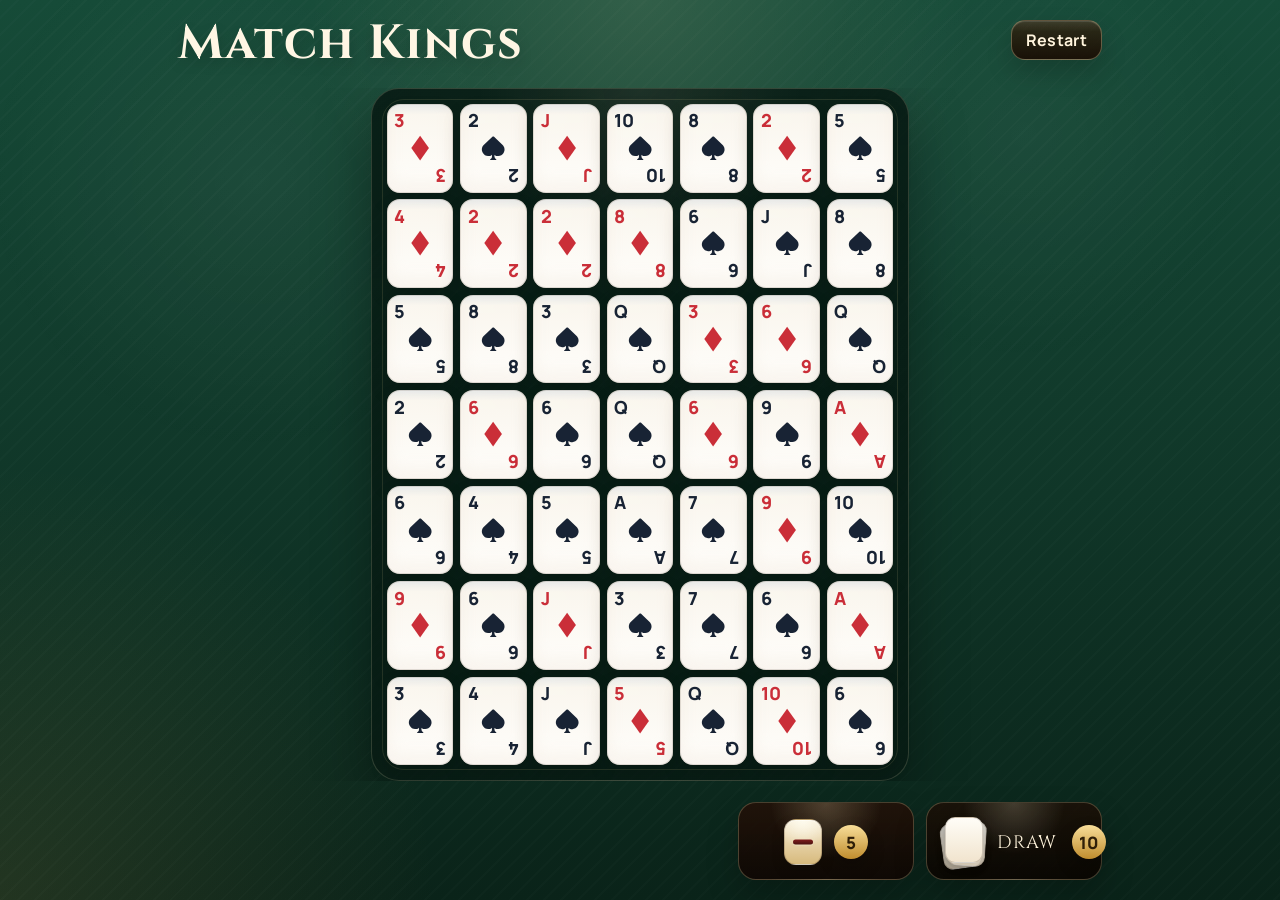
<file: index.html>
<!doctype html>
<html lang="en">
  <head>
    <meta charset="UTF-8" />
    <meta name="viewport" content="width=device-width, initial-scale=1, viewport-fit=cover" />
    <title>Match Kings</title>
    <link rel="stylesheet" href="styles.css" />
  </head>
  <body>
    <main class="app">
      <header class="hero">
        <div class="hero__copy">
          <h1 class="hero__title">Match Kings</h1>
        </div>

        <div class="hero__controls">
          <button class="chrome-button" id="restartButton" type="button">
            Restart
          </button>
        </div>
      </header>

      <section class="tableau" aria-label="Game table">
        <div class="tableau__frame">
          <section class="board" id="board" aria-label="Match Kings board"></section>
        </div>
      </section>

      <footer class="control-bar">
        <div class="control-bar__actions">
          <button
            class="draw-button draw-button--subtract"
            id="subtractButton"
            type="button"
            aria-label="Arm Subtract power-up"
            aria-pressed="false"
          >
            <span class="subtract-button__icon" aria-hidden="true">
              <span></span>
            </span>
            <span class="draw-button__count" id="subtractCount">5</span>
          </button>

          <button class="draw-button" id="drawButton" type="button" aria-label="Draw from pile">
            <span class="draw-button__stack" aria-hidden="true">
              <span></span>
              <span></span>
              <span></span>
            </span>
            <span class="draw-button__text">Draw</span>
            <span class="draw-button__count" id="drawCount">10</span>
          </button>
        </div>
      </footer>
    </main>

    <div class="endgame" id="endgameOverlay" hidden>
      <div class="endgame__scrim" aria-hidden="true"></div>
      <section
        class="endgame__panel"
        role="dialog"
        aria-modal="true"
        aria-labelledby="endgameTitle"
      >
        <p class="endgame__eyebrow" id="endgameEyebrow">Victory</p>
        <h2 class="endgame__title" id="endgameTitle">Board Cleared</h2>
        <p class="endgame__body" id="endgameBody">You cleared the table.</p>
        <button class="chrome-button chrome-button--primary" id="endgameActionButton" type="button">
          Play Again
        </button>
      </section>
    </div>

    <script src="app.js"></script>
  </body>
</html>
</file>
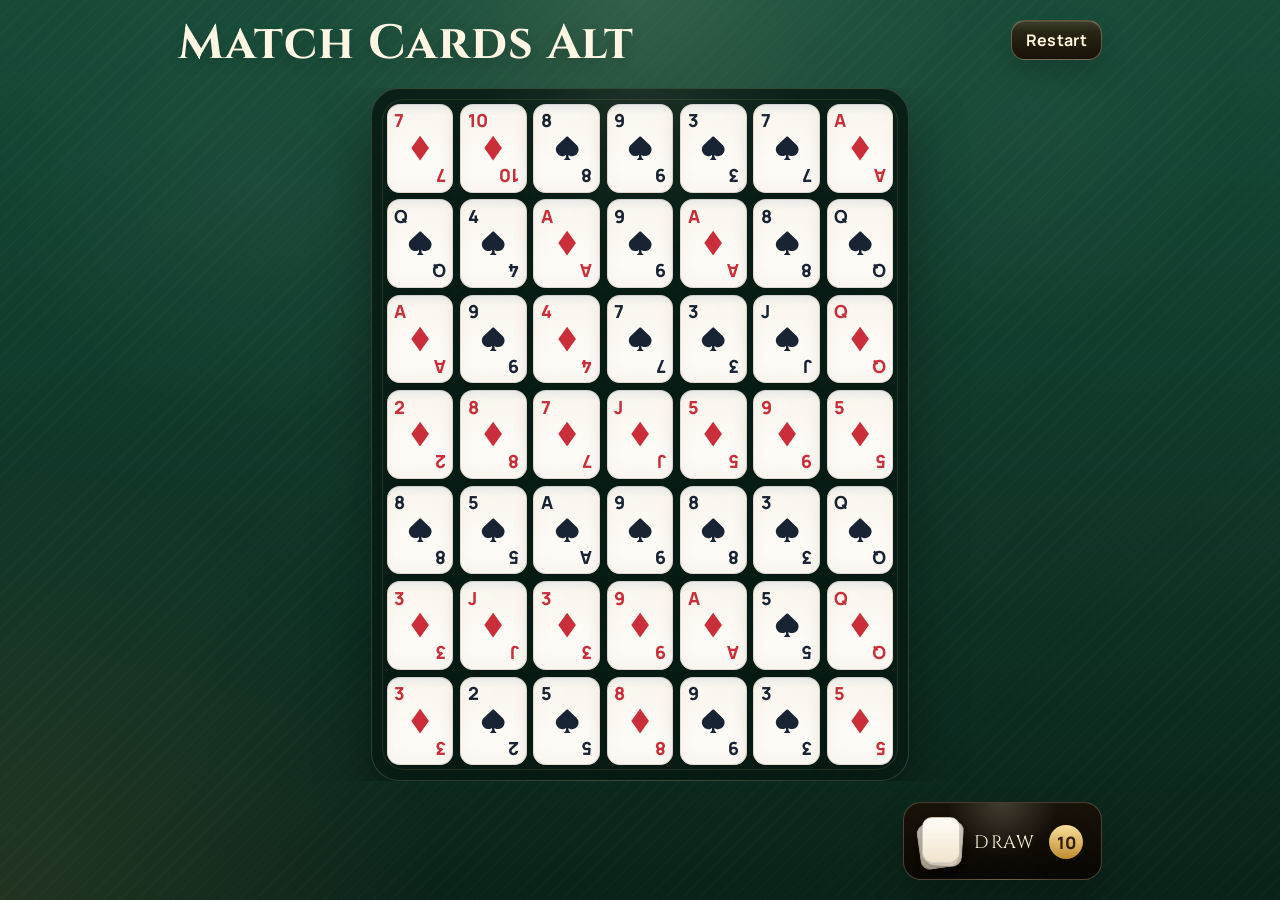
<file: docs/index.html>
<!doctype html>
<html lang="en">
  <head>
    <meta charset="UTF-8" />
    <meta name="viewport" content="width=device-width, initial-scale=1, viewport-fit=cover" />
    <title>Match Cards Alt</title>
    <link rel="stylesheet" href="styles.css" />
  </head>
  <body>
    <main class="app">
      <header class="hero">
        <div class="hero__copy">
          <h1 class="hero__title">Match Cards Alt</h1>
        </div>

        <div class="hero__controls">
          <button class="chrome-button" id="restartButton" type="button">
            Restart
          </button>
        </div>
      </header>

      <section class="tableau" aria-label="Game table">
        <div class="tableau__frame">
          <section class="board" id="board" aria-label="Match Cards Alt board"></section>
        </div>
      </section>

      <footer class="control-bar">
        <button class="draw-button" id="drawButton" type="button" aria-label="Draw from pile">
          <span class="draw-button__stack" aria-hidden="true">
            <span></span>
            <span></span>
            <span></span>
          </span>
          <span class="draw-button__text">Draw</span>
          <span class="draw-button__count" id="drawCount">10</span>
        </button>
      </footer>
    </main>

    <div class="endgame" id="endgameOverlay" hidden>
      <div class="endgame__scrim" aria-hidden="true"></div>
      <section
        class="endgame__panel"
        role="dialog"
        aria-modal="true"
        aria-labelledby="endgameTitle"
      >
        <p class="endgame__eyebrow" id="endgameEyebrow">Victory</p>
        <h2 class="endgame__title" id="endgameTitle">Board Cleared</h2>
        <p class="endgame__body" id="endgameBody">You cleared the table.</p>
        <button class="chrome-button chrome-button--primary" id="endgameActionButton" type="button">
          Play Again
        </button>
      </section>
    </div>

    <script src="app.js"></script>
  </body>
</html>
</file>
<file: styles.css>
@import url("https://fonts.googleapis.com/css2?family=Cinzel:wght@500;700&family=Manrope:wght@500;700;800&display=swap");

:root {
  --felt-deep: #0f3d2d;
  --felt-mid: #16563e;
  --felt-glow: #2d8b62;
  --ink: #11202d;
  --ink-soft: #314354;
  --paper: #fbf7f0;
  --paper-shadow: #e4d7c4;
  --gold: #dcb257;
  --gold-bright: #f4d98f;
  --gold-shadow: rgba(92, 59, 7, 0.35);
  --crimson: #b1303a;
  --black-suit: #182334;
  --red-suit: #ca2e38;
  --slot-border: rgba(236, 217, 176, 0.18);
  --slot-fill: rgba(11, 29, 21, 0.2);
  --panel-fill: rgba(7, 18, 13, 0.38);
  --panel-border: rgba(237, 212, 154, 0.2);
  --shadow-soft: 0 16px 42px rgba(0, 0, 0, 0.24);
  --shadow-strong: 0 22px 56px rgba(0, 0, 0, 0.34);
  --board-gap: clamp(4px, 0.75vmin, 8px);
  --frame-pad: clamp(10px, 1.6vmin, 16px);
  --app-pad-x: clamp(14px, 4vw, 28px);
  --app-pad-y: clamp(10px, 2.2dvh, 20px);
  --chrome-reserve: clamp(180px, 28dvh, 250px);
}

* {
  box-sizing: border-box;
}

html,
body {
  margin: 0;
  min-height: 100%;
}

body {
  min-height: 100vh;
  min-height: 100dvh;
  font-family: "Manrope", system-ui, sans-serif;
  color: #f9f0dd;
  background:
    radial-gradient(circle at top, rgba(255, 240, 194, 0.12), transparent 30%),
    radial-gradient(circle at bottom left, rgba(212, 178, 87, 0.12), transparent 28%),
    linear-gradient(180deg, #164b38 0%, #103628 55%, #0a2319 100%);
  overflow: hidden;
  overscroll-behavior: none;
}

body::before {
  content: "";
  position: fixed;
  inset: 0;
  background:
    radial-gradient(circle at 20% 20%, rgba(255, 255, 255, 0.04), transparent 22%),
    radial-gradient(circle at 80% 15%, rgba(255, 255, 255, 0.035), transparent 18%),
    repeating-linear-gradient(
      135deg,
      rgba(255, 255, 255, 0.015) 0,
      rgba(255, 255, 255, 0.015) 2px,
      transparent 2px,
      transparent 12px
    );
  pointer-events: none;
}

button {
  font: inherit;
}

.app {
  position: relative;
  z-index: 1;
  width: min(980px, 100%);
  margin-inline: auto;
  height: 100vh;
  height: 100dvh;
  display: grid;
  grid-template-rows: auto 1fr auto;
  gap: clamp(14px, 2.4dvh, 24px);
  padding:
    calc(var(--app-pad-y) + env(safe-area-inset-top))
    calc(var(--app-pad-x) + env(safe-area-inset-right))
    calc(var(--app-pad-y) + env(safe-area-inset-bottom))
    calc(var(--app-pad-x) + env(safe-area-inset-left));
}

.hero {
  display: grid;
  grid-template-columns: 1fr auto;
  gap: 16px;
  align-items: start;
}

.hero__copy {
  min-width: 0;
}

.endgame__eyebrow {
  display: block;
  font-family: "Cinzel", Georgia, serif;
  font-size: 11px;
  letter-spacing: 0.18em;
  text-transform: uppercase;
  color: rgba(249, 240, 221, 0.78);
}

.hero__title {
  margin: 0;
  font-family: "Cinzel", Georgia, serif;
  font-size: clamp(32px, 8vw, 48px);
  line-height: 0.98;
  letter-spacing: 0.02em;
  color: #fff6e4;
  text-shadow: 0 6px 14px rgba(0, 0, 0, 0.18);
}

.hero__controls {
  display: flex;
  align-items: center;
  gap: 8px;
  justify-content: flex-end;
}

.chrome-button {
  min-height: 40px;
  padding: 0 14px;
  border-radius: 14px;
  border: 1px solid rgba(238, 216, 166, 0.34);
  background:
    linear-gradient(180deg, rgba(255, 255, 255, 0.08), transparent 28%),
    linear-gradient(180deg, rgba(59, 28, 7, 0.62), rgba(25, 12, 3, 0.92));
  color: #fff4dc;
  font-weight: 700;
  letter-spacing: 0.02em;
  cursor: pointer;
  box-shadow: inset 0 1px 0 rgba(255, 255, 255, 0.1), 0 12px 26px rgba(0, 0, 0, 0.18);
  transition: transform 140ms ease, box-shadow 140ms ease, filter 140ms ease;
}

.chrome-button:hover,
.draw-button:hover {
  transform: translateY(-1px);
  box-shadow: 0 14px 28px rgba(0, 0, 0, 0.24);
}

.chrome-button:active,
.draw-button:active {
  transform: translateY(1px);
}

.chrome-button:disabled,
.draw-button:disabled {
  cursor: default;
  opacity: 0.62;
  filter: saturate(0.8);
  transform: none;
  box-shadow:
    inset 0 1px 0 rgba(255, 255, 255, 0.08),
    0 8px 18px rgba(0, 0, 0, 0.14);
}

.chrome-button--primary {
  background:
    linear-gradient(180deg, rgba(255, 250, 219, 0.25), transparent 32%),
    linear-gradient(180deg, #80561d, #4a2f0a);
}

.tableau {
  min-height: 0;
  display: flex;
  align-items: center;
  justify-content: center;
  overflow: hidden;
}

.tableau__frame {
  width: min(100%, 101.43vw, 684px, calc((100dvh - var(--chrome-reserve)) * 0.8269));
  max-height: 100%;
  aspect-ratio: 3 / 4;
  padding: var(--frame-pad);
  border-radius: 28px;
  border: 1px solid rgba(255, 239, 199, 0.16);
  background:
    radial-gradient(circle at top, rgba(255, 244, 210, 0.08), transparent 22%),
    linear-gradient(180deg, rgba(8, 27, 20, 0.9), rgba(8, 26, 19, 0.78));
  box-shadow: var(--shadow-strong);
  position: relative;
}

.tableau__frame::before {
  content: "";
  position: absolute;
  inset: 10px;
  border-radius: 22px;
  border: 1px solid rgba(245, 217, 152, 0.12);
  pointer-events: none;
}

.board {
  width: 100%;
  height: 100%;
  display: grid;
  grid-template-columns: repeat(7, 1fr);
  grid-template-rows: repeat(7, 1fr);
  gap: var(--board-gap);
  touch-action: none;
}

.board__cell {
  position: relative;
  min-width: 0;
  min-height: 0;
}

.board-slot {
  position: absolute;
  inset: 0;
  width: 100%;
  height: 100%;
  border-radius: clamp(10px, 1.4vmin, 14px);
  border: 1px solid var(--slot-border);
  background:
    radial-gradient(circle at 30% 20%, rgba(255, 255, 255, 0.1), transparent 42%),
    linear-gradient(180deg, rgba(9, 28, 20, 0.32), rgba(4, 16, 11, 0.1));
  box-shadow: inset 0 1px 0 rgba(255, 255, 255, 0.04);
}

.board__cell--empty .board-slot {
  opacity: 0.32;
  background:
    radial-gradient(circle at center, rgba(255, 249, 224, 0.06), transparent 58%),
    linear-gradient(180deg, rgba(8, 24, 17, 0.12), rgba(2, 10, 7, 0.18));
}

.playing-card {
  width: 100%;
  height: 100%;
  border: none;
  border-radius: clamp(10px, 1.45vmin, 14px);
  padding: clamp(4px, 0.9vmin, 9px);
  background:
    linear-gradient(180deg, rgba(255, 255, 255, 0.9), rgba(255, 251, 243, 0.98) 12%, #fffefb 100%);
  box-shadow:
    inset 0 0 0 1px rgba(33, 20, 7, 0.12),
    inset 0 -10px 16px rgba(228, 215, 196, 0.24),
    0 10px 20px rgba(0, 0, 0, 0.14);
  color: var(--black-suit);
  position: relative;
  display: flex;
  align-items: center;
  justify-content: center;
  transform-style: preserve-3d;
}

.board-card {
  position: absolute;
  inset: 0;
  cursor: pointer;
  transition: transform 160ms ease, box-shadow 160ms ease, filter 160ms ease;
  touch-action: none;
}

.playing-card--red {
  color: var(--red-suit);
}

.playing-card--black {
  color: var(--black-suit);
}

.playing-card--king {
  box-shadow:
    inset 0 0 0 1px rgba(133, 97, 16, 0.28),
    inset 0 0 0 3px rgba(233, 205, 122, 0.36),
    0 10px 20px rgba(0, 0, 0, 0.16),
    0 0 26px rgba(226, 194, 96, 0.18);
}

.board-card--selected {
  transform: translateY(-2px);
  box-shadow:
    inset 0 0 0 1px rgba(133, 97, 16, 0.3),
    inset 0 0 0 3px rgba(240, 217, 151, 0.55),
    0 14px 24px rgba(0, 0, 0, 0.2),
    0 0 0 3px rgba(248, 224, 166, 0.24);
}

.board-card--invalid {
  animation: invalid-shake 360ms ease;
  box-shadow:
    inset 0 0 0 1px rgba(149, 16, 32, 0.34),
    inset 0 0 0 3px rgba(229, 78, 99, 0.46),
    0 14px 26px rgba(0, 0, 0, 0.18);
}

.board-card--ghost {
  opacity: 0;
}

.board-card--dragging {
  transition: none;
  cursor: grabbing;
  pointer-events: none;
  z-index: 14;
  box-shadow:
    inset 0 0 0 1px rgba(133, 97, 16, 0.28),
    0 24px 34px rgba(0, 0, 0, 0.24),
    0 0 0 3px rgba(244, 217, 143, 0.22);
}

.card-face__corner {
  position: absolute;
  display: inline-flex;
  flex-direction: column;
  align-items: center;
  gap: 2px;
  line-height: 1;
}

.card-face__corner--top {
  top: clamp(5px, 0.85vmin, 8px);
  left: clamp(5px, 0.85vmin, 8px);
}

.card-face__corner--bottom {
  right: clamp(5px, 0.85vmin, 8px);
  bottom: clamp(5px, 0.85vmin, 8px);
  transform: rotate(180deg);
}

.card-face__rank {
  font-size: clamp(12px, 2.1vmin, 18px);
  font-weight: 800;
}

.card-face__small-suit {
  width: clamp(10px, 1.55vmin, 15px);
  height: clamp(10px, 1.55vmin, 15px);
}

.card-face__center {
  width: min(56%, 64px);
  display: grid;
  place-items: center;
  gap: 8px;
}

.card-face__large-suit {
  width: 100%;
  aspect-ratio: 1;
}

.card-face__large-suit svg,
.card-face__small-suit svg,
.card-face__crown svg {
  width: 100%;
  height: 100%;
  display: block;
}

.card-face__crown {
  width: clamp(20px, 3.4vmin, 28px);
  opacity: 0.9;
  filter: drop-shadow(0 2px 3px rgba(90, 66, 8, 0.22));
}

.control-bar {
  display: flex;
  justify-content: flex-end;
  align-items: center;
}

.control-bar__actions {
  display: grid;
  grid-template-columns: repeat(2, minmax(138px, 176px));
  gap: 12px;
}

.draw-button {
  position: relative;
  min-width: 0;
  min-height: 74px;
  border: 1px solid rgba(238, 216, 166, 0.26);
  border-radius: 18px;
  background:
    radial-gradient(circle at top, rgba(255, 250, 219, 0.18), transparent 44%),
    linear-gradient(180deg, rgba(28, 15, 6, 0.85), rgba(10, 6, 2, 0.94));
  color: #fff4dc;
  padding: 16px 18px 14px;
  display: grid;
  grid-template-columns: auto 1fr auto;
  align-items: center;
  gap: 14px;
  cursor: pointer;
  box-shadow: 0 16px 32px rgba(0, 0, 0, 0.22);
  transition: transform 140ms ease, box-shadow 140ms ease;
}

.draw-button--subtract {
  grid-template-columns: auto auto;
  justify-content: center;
  gap: 12px;
  background:
    radial-gradient(circle at top, rgba(246, 226, 177, 0.22), transparent 48%),
    linear-gradient(180deg, rgba(35, 17, 8, 0.88), rgba(15, 8, 4, 0.96));
}

.draw-button--armed {
  border-color: rgba(248, 222, 146, 0.72);
  box-shadow:
    inset 0 0 0 1px rgba(255, 240, 196, 0.16),
    0 18px 34px rgba(0, 0, 0, 0.28),
    0 0 0 2px rgba(248, 222, 146, 0.22),
    0 0 26px rgba(231, 187, 80, 0.22);
}

.draw-button__stack {
  position: relative;
  width: 38px;
  height: 46px;
}

.draw-button__stack span {
  position: absolute;
  inset: 0;
  border-radius: 10px;
  border: 1px solid rgba(33, 20, 7, 0.18);
  background: linear-gradient(180deg, #fffdf7, #f1e4ce);
  box-shadow: 0 4px 10px rgba(0, 0, 0, 0.12);
}

.draw-button__stack span:nth-child(1) {
  transform: rotate(-8deg) translate(-4px, 3px);
  opacity: 0.72;
}

.draw-button__stack span:nth-child(2) {
  transform: rotate(4deg) translate(3px, 1px);
  opacity: 0.82;
}

.draw-button__stack span:nth-child(3) {
  transform: translateY(-2px);
}

.subtract-button__icon {
  position: relative;
  width: 38px;
  height: 46px;
  border-radius: 12px;
  border: 1px solid rgba(50, 27, 9, 0.22);
  background:
    radial-gradient(circle at top, rgba(255, 253, 241, 0.9), transparent 58%),
    linear-gradient(180deg, #f7ecd5, #d7ba7d);
  box-shadow:
    inset 0 1px 0 rgba(255, 255, 255, 0.42),
    0 6px 14px rgba(0, 0, 0, 0.14);
}

.subtract-button__icon span {
  position: absolute;
  top: 50%;
  left: 8px;
  right: 8px;
  height: 5px;
  border-radius: 999px;
  background: linear-gradient(180deg, #7f1d1d, #4a120f);
  transform: translateY(-50%);
  box-shadow: 0 1px 0 rgba(255, 255, 255, 0.24);
}

.draw-button__text {
  font-family: "Cinzel", Georgia, serif;
  font-size: 18px;
  letter-spacing: 0.08em;
  text-transform: uppercase;
}

.draw-button__count {
  min-width: 34px;
  height: 34px;
  border-radius: 999px;
  display: grid;
  place-items: center;
  background: linear-gradient(180deg, #f8de99, #c08d2e);
  color: #2f1f08;
  font-size: 17px;
  font-weight: 800;
  box-shadow: 0 8px 18px rgba(0, 0, 0, 0.22);
}



.endgame {
  position: fixed;
  inset: 0;
  z-index: 80;
  display: grid;
  place-items: center;
  padding: 24px;
}

.endgame[hidden] {
  display: none;
}

.endgame__scrim {
  position: absolute;
  inset: 0;
  background: rgba(3, 10, 8, 0.62);
  backdrop-filter: blur(8px);
}

.endgame__panel {
  position: relative;
  width: min(420px, 100%);
  padding: 28px 24px 24px;
  border-radius: 24px;
  border: 1px solid rgba(248, 224, 166, 0.28);
  background:
    radial-gradient(circle at top, rgba(255, 245, 210, 0.12), transparent 38%),
    linear-gradient(180deg, rgba(18, 45, 32, 0.96), rgba(9, 24, 18, 0.96));
  box-shadow: 0 24px 60px rgba(0, 0, 0, 0.32);
  text-align: center;
}

.endgame__title {
  margin: 6px 0 12px;
  font-family: "Cinzel", Georgia, serif;
  font-size: clamp(26px, 7vw, 34px);
  color: #fff6e4;
}

.endgame__body {
  margin: 0 0 22px;
  line-height: 1.5;
  color: rgba(255, 247, 231, 0.92);
}

.fx-layer {
  position: fixed;
  inset: 0;
  pointer-events: none;
  z-index: 70;
}

.fx-card {
  position: fixed;
  margin: 0;
}

.fx-card--kinging {
  box-shadow:
    inset 0 0 0 1px rgba(133, 97, 16, 0.28),
    inset 0 0 0 4px rgba(237, 213, 141, 0.42),
    0 0 28px rgba(237, 213, 141, 0.28),
    0 18px 32px rgba(0, 0, 0, 0.2);
}

.fx-royal-burst {
  position: fixed;
  width: 108px;
  height: 108px;
  margin: -54px 0 0 -54px;
  border-radius: 999px;
  background:
    radial-gradient(circle, rgba(255, 244, 191, 0.8) 0, rgba(255, 211, 110, 0.34) 38%, transparent 68%);
  mix-blend-mode: screen;
}

.fx-sparkle {
  position: fixed;
  width: 12px;
  height: 12px;
  margin: -6px 0 0 -6px;
  border-radius: 999px;
  background: radial-gradient(circle, rgba(255, 249, 224, 1), rgba(242, 214, 129, 0.2));
  box-shadow: 0 0 12px rgba(255, 237, 171, 0.65);
}

@keyframes invalid-shake {
  0% {
    transform: translateX(0);
  }

  20% {
    transform: translateX(-3px);
  }

  40% {
    transform: translateX(3px);
  }

  60% {
    transform: translateX(-2px);
  }

  80% {
    transform: translateX(2px);
  }

  100% {
    transform: translateX(0);
  }
}

@media (max-width: 760px) {
  :root {
    --app-pad-x: clamp(7px, 2vw, 14px);
    --app-pad-y: clamp(8px, 1.8dvh, 14px);
    --chrome-reserve: clamp(170px, 32dvh, 230px);
  }

  .app {
    gap: clamp(8px, 1.8dvh, 14px);
  }

  .hero {
    grid-template-columns: 1fr auto;
    gap: 10px;
  }

  .hero__controls {
    gap: 6px;
  }

  .chrome-button {
    min-height: 34px;
    padding: 0 10px;
    border-radius: 12px;
    font-size: 13px;
  }

  .hero__title {
    font-size: clamp(24px, 8vw, 36px);
  }

  .control-bar__actions {
    grid-template-columns: repeat(2, minmax(0, 1fr));
    width: 100%;
  }

  .draw-button {
    min-height: 56px;
    padding: 8px 12px;
    gap: 8px;
  }
}

@media (orientation: landscape) and (max-height: 720px) {
  :root {
    --app-pad-y: clamp(6px, 1.4dvh, 10px);
    --chrome-reserve: clamp(140px, 25dvh, 200px);
  }

  .app {
    gap: 8px;
  }

  .hero__title {
    font-size: clamp(24px, 4.2vw, 34px);
  }

  .chrome-button {
    min-height: 32px;
    padding: 0 10px;
    font-size: 13px;
  }

  .control-bar__actions {
    gap: 8px;
  }

  .draw-button {
    min-height: 50px;
    padding: 7px 12px;
    gap: 8px;
  }
}

@media (max-height: 620px) {
  :root {
    --chrome-reserve: clamp(132px, 22dvh, 180px);
  }

  .hero__title {
    font-size: clamp(20px, 6vw, 30px);
  }
}
</file>
<file: docs/styles.css>
@import url("https://fonts.googleapis.com/css2?family=Cinzel:wght@500;700&family=Manrope:wght@500;700;800&display=swap");

:root {
  --felt-deep: #0f3d2d;
  --felt-mid: #16563e;
  --felt-glow: #2d8b62;
  --ink: #11202d;
  --ink-soft: #314354;
  --paper: #fbf7f0;
  --paper-shadow: #e4d7c4;
  --gold: #dcb257;
  --gold-bright: #f4d98f;
  --gold-shadow: rgba(92, 59, 7, 0.35);
  --crimson: #b1303a;
  --black-suit: #182334;
  --red-suit: #ca2e38;
  --slot-border: rgba(236, 217, 176, 0.18);
  --slot-fill: rgba(11, 29, 21, 0.2);
  --panel-fill: rgba(7, 18, 13, 0.38);
  --panel-border: rgba(237, 212, 154, 0.2);
  --shadow-soft: 0 16px 42px rgba(0, 0, 0, 0.24);
  --shadow-strong: 0 22px 56px rgba(0, 0, 0, 0.34);
  --board-gap: clamp(4px, 0.75vmin, 8px);
  --frame-pad: clamp(10px, 1.6vmin, 16px);
  --app-pad-x: clamp(14px, 4vw, 28px);
  --app-pad-y: clamp(10px, 2.2dvh, 20px);
  --chrome-reserve: clamp(180px, 28dvh, 250px);
}

* {
  box-sizing: border-box;
}

html,
body {
  margin: 0;
  min-height: 100%;
}

body {
  min-height: 100vh;
  min-height: 100dvh;
  font-family: "Manrope", system-ui, sans-serif;
  color: #f9f0dd;
  background:
    radial-gradient(circle at top, rgba(255, 240, 194, 0.12), transparent 30%),
    radial-gradient(circle at bottom left, rgba(212, 178, 87, 0.12), transparent 28%),
    linear-gradient(180deg, #164b38 0%, #103628 55%, #0a2319 100%);
  overflow: hidden;
  overscroll-behavior: none;
}

body::before {
  content: "";
  position: fixed;
  inset: 0;
  background:
    radial-gradient(circle at 20% 20%, rgba(255, 255, 255, 0.04), transparent 22%),
    radial-gradient(circle at 80% 15%, rgba(255, 255, 255, 0.035), transparent 18%),
    repeating-linear-gradient(
      135deg,
      rgba(255, 255, 255, 0.015) 0,
      rgba(255, 255, 255, 0.015) 2px,
      transparent 2px,
      transparent 12px
    );
  pointer-events: none;
}

button {
  font: inherit;
}

.app {
  position: relative;
  z-index: 1;
  width: min(980px, 100%);
  margin-inline: auto;
  height: 100vh;
  height: 100dvh;
  display: grid;
  grid-template-rows: auto 1fr auto;
  gap: clamp(14px, 2.4dvh, 24px);
  padding:
    calc(var(--app-pad-y) + env(safe-area-inset-top))
    calc(var(--app-pad-x) + env(safe-area-inset-right))
    calc(var(--app-pad-y) + env(safe-area-inset-bottom))
    calc(var(--app-pad-x) + env(safe-area-inset-left));
}

.hero {
  display: grid;
  grid-template-columns: 1fr auto;
  gap: 16px;
  align-items: start;
}

.hero__copy {
  min-width: 0;
}

.endgame__eyebrow {
  display: block;
  font-family: "Cinzel", Georgia, serif;
  font-size: 11px;
  letter-spacing: 0.18em;
  text-transform: uppercase;
  color: rgba(249, 240, 221, 0.78);
}

.hero__title {
  margin: 0;
  font-family: "Cinzel", Georgia, serif;
  font-size: clamp(32px, 8vw, 48px);
  line-height: 0.98;
  letter-spacing: 0.02em;
  color: #fff6e4;
  text-shadow: 0 6px 14px rgba(0, 0, 0, 0.18);
}

.hero__controls {
  display: flex;
  align-items: center;
  gap: 8px;
  justify-content: flex-end;
}

.chrome-button {
  min-height: 40px;
  padding: 0 14px;
  border-radius: 14px;
  border: 1px solid rgba(238, 216, 166, 0.34);
  background:
    linear-gradient(180deg, rgba(255, 255, 255, 0.08), transparent 28%),
    linear-gradient(180deg, rgba(59, 28, 7, 0.62), rgba(25, 12, 3, 0.92));
  color: #fff4dc;
  font-weight: 700;
  letter-spacing: 0.02em;
  cursor: pointer;
  box-shadow: inset 0 1px 0 rgba(255, 255, 255, 0.1), 0 12px 26px rgba(0, 0, 0, 0.18);
  transition: transform 140ms ease, box-shadow 140ms ease, filter 140ms ease;
}

.chrome-button:hover,
.draw-button:hover {
  transform: translateY(-1px);
  box-shadow: 0 14px 28px rgba(0, 0, 0, 0.24);
}

.chrome-button:active,
.draw-button:active {
  transform: translateY(1px);
}

.chrome-button--primary {
  background:
    linear-gradient(180deg, rgba(255, 250, 219, 0.25), transparent 32%),
    linear-gradient(180deg, #80561d, #4a2f0a);
}

.tableau {
  min-height: 0;
  display: flex;
  align-items: center;
  justify-content: center;
  overflow: hidden;
}

.tableau__frame {
  width: min(100%, 101.43vw, 684px, calc((100dvh - var(--chrome-reserve)) * 0.8269));
  max-height: 100%;
  aspect-ratio: 3 / 4;
  padding: var(--frame-pad);
  border-radius: 28px;
  border: 1px solid rgba(255, 239, 199, 0.16);
  background:
    radial-gradient(circle at top, rgba(255, 244, 210, 0.08), transparent 22%),
    linear-gradient(180deg, rgba(8, 27, 20, 0.9), rgba(8, 26, 19, 0.78));
  box-shadow: var(--shadow-strong);
  position: relative;
}

.tableau__frame::before {
  content: "";
  position: absolute;
  inset: 10px;
  border-radius: 22px;
  border: 1px solid rgba(245, 217, 152, 0.12);
  pointer-events: none;
}

.board {
  width: 100%;
  height: 100%;
  display: grid;
  grid-template-columns: repeat(7, 1fr);
  grid-template-rows: repeat(7, 1fr);
  gap: var(--board-gap);
  touch-action: none;
}

.board__cell {
  position: relative;
  min-width: 0;
  min-height: 0;
}

.board-slot {
  position: absolute;
  inset: 0;
  width: 100%;
  height: 100%;
  border-radius: clamp(10px, 1.4vmin, 14px);
  border: 1px solid var(--slot-border);
  background:
    radial-gradient(circle at 30% 20%, rgba(255, 255, 255, 0.1), transparent 42%),
    linear-gradient(180deg, rgba(9, 28, 20, 0.32), rgba(4, 16, 11, 0.1));
  box-shadow: inset 0 1px 0 rgba(255, 255, 255, 0.04);
}

.board__cell--empty .board-slot {
  opacity: 0.32;
  background:
    radial-gradient(circle at center, rgba(255, 249, 224, 0.06), transparent 58%),
    linear-gradient(180deg, rgba(8, 24, 17, 0.12), rgba(2, 10, 7, 0.18));
}

.playing-card {
  width: 100%;
  height: 100%;
  border: none;
  border-radius: clamp(10px, 1.45vmin, 14px);
  padding: clamp(4px, 0.9vmin, 9px);
  background:
    linear-gradient(180deg, rgba(255, 255, 255, 0.9), rgba(255, 251, 243, 0.98) 12%, #fffefb 100%);
  box-shadow:
    inset 0 0 0 1px rgba(33, 20, 7, 0.12),
    inset 0 -10px 16px rgba(228, 215, 196, 0.24),
    0 10px 20px rgba(0, 0, 0, 0.14);
  color: var(--black-suit);
  position: relative;
  display: flex;
  align-items: center;
  justify-content: center;
  transform-style: preserve-3d;
}

.board-card {
  position: absolute;
  inset: 0;
  cursor: pointer;
  transition: transform 160ms ease, box-shadow 160ms ease, filter 160ms ease;
  touch-action: none;
}

.playing-card--red {
  color: var(--red-suit);
}

.playing-card--black {
  color: var(--black-suit);
}

.playing-card--king {
  box-shadow:
    inset 0 0 0 1px rgba(133, 97, 16, 0.28),
    inset 0 0 0 3px rgba(233, 205, 122, 0.36),
    0 10px 20px rgba(0, 0, 0, 0.16),
    0 0 26px rgba(226, 194, 96, 0.18);
  animation: king-breathe 2.8s ease-in-out infinite;
}

.board-card--selected {
  animation: none;
  transform: translateY(-2px);
  box-shadow:
    inset 0 0 0 1px rgba(133, 97, 16, 0.3),
    inset 0 0 0 3px rgba(240, 217, 151, 0.55),
    0 14px 24px rgba(0, 0, 0, 0.2),
    0 0 0 3px rgba(248, 224, 166, 0.24);
}

.board-card--invalid {
  animation: invalid-shake 360ms ease;
  box-shadow:
    inset 0 0 0 1px rgba(149, 16, 32, 0.34),
    inset 0 0 0 3px rgba(229, 78, 99, 0.46),
    0 14px 26px rgba(0, 0, 0, 0.18);
}

.board-card--ghost {
  opacity: 0;
}

.board-card--dragging {
  animation: none;
  transition: none;
  cursor: grabbing;
  pointer-events: none;
  z-index: 14;
  box-shadow:
    inset 0 0 0 1px rgba(133, 97, 16, 0.28),
    0 24px 34px rgba(0, 0, 0, 0.24),
    0 0 0 3px rgba(244, 217, 143, 0.22);
}

@keyframes target-pulse {
  0%,
  100% {
    box-shadow:
      inset 0 0 0 1px rgba(33, 20, 7, 0.12),
      inset 0 -10px 16px rgba(228, 215, 196, 0.24),
      0 10px 20px rgba(0, 0, 0, 0.14),
      inset 0 0 0 2px rgba(255, 224, 150, 0.12);
  }

  50% {
    box-shadow:
      inset 0 0 0 1px rgba(33, 20, 7, 0.12),
      inset 0 -10px 16px rgba(228, 215, 196, 0.24),
      0 10px 20px rgba(0, 0, 0, 0.14),
      inset 0 0 0 2px rgba(255, 224, 150, 0.52),
      0 0 10px rgba(255, 210, 120, 0.14);
  }
}

.board-card--targetable {
  animation: target-pulse 1.4s ease-in-out infinite;
}

@keyframes board-reject {
  0% {
    box-shadow: var(--shadow-strong);
  }

  25% {
    box-shadow: var(--shadow-strong), inset 0 0 0 3px rgba(200, 40, 60, 0.26);
  }

  100% {
    box-shadow: var(--shadow-strong);
  }
}

.tableau__frame--reject {
  animation: board-reject 420ms ease-out forwards;
}


.card-face__corner {
  position: absolute;
  display: inline-flex;
  flex-direction: column;
  align-items: center;
  gap: 2px;
  line-height: 1;
}

.card-face__corner--top {
  top: clamp(5px, 0.85vmin, 8px);
  left: clamp(5px, 0.85vmin, 8px);
}

.card-face__corner--bottom {
  right: clamp(5px, 0.85vmin, 8px);
  bottom: clamp(5px, 0.85vmin, 8px);
  transform: rotate(180deg);
}

.card-face__rank {
  font-size: clamp(12px, 2.1vmin, 18px);
  font-weight: 800;
}

.card-face__small-suit {
  width: clamp(10px, 1.55vmin, 15px);
  height: clamp(10px, 1.55vmin, 15px);
}

.card-face__center {
  width: min(56%, 64px);
  display: grid;
  place-items: center;
  gap: 8px;
}

.card-face__large-suit {
  width: 100%;
  aspect-ratio: 1;
}

.card-face__large-suit svg,
.card-face__small-suit svg,
.card-face__crown svg {
  width: 100%;
  height: 100%;
  display: block;
}

.card-face__crown {
  width: clamp(20px, 3.4vmin, 28px);
  opacity: 0.9;
  filter: drop-shadow(0 2px 3px rgba(90, 66, 8, 0.22));
}

.control-bar {
  display: flex;
  justify-content: flex-end;
  align-items: center;
}

.draw-button {
  position: relative;
  min-width: clamp(138px, 34vw, 176px);
  min-height: 74px;
  border: 1px solid rgba(238, 216, 166, 0.26);
  border-radius: 18px;
  background:
    radial-gradient(circle at top, rgba(255, 250, 219, 0.18), transparent 44%),
    linear-gradient(180deg, rgba(28, 15, 6, 0.85), rgba(10, 6, 2, 0.94));
  color: #fff4dc;
  padding: 16px 18px 14px;
  display: grid;
  grid-template-columns: auto 1fr auto;
  align-items: center;
  gap: 14px;
  cursor: pointer;
  box-shadow: 0 16px 32px rgba(0, 0, 0, 0.22);
  transition: transform 140ms ease, box-shadow 140ms ease;
}

.draw-button__stack {
  position: relative;
  width: 38px;
  height: 46px;
}

.draw-button__stack span {
  position: absolute;
  inset: 0;
  border-radius: 10px;
  border: 1px solid rgba(33, 20, 7, 0.18);
  background: linear-gradient(180deg, #fffdf7, #f1e4ce);
  box-shadow: 0 4px 10px rgba(0, 0, 0, 0.12);
}

.draw-button__stack span:nth-child(1) {
  transform: rotate(-8deg) translate(-4px, 3px);
  opacity: 0.72;
}

.draw-button__stack span:nth-child(2) {
  transform: rotate(4deg) translate(3px, 1px);
  opacity: 0.82;
}

.draw-button__stack span:nth-child(3) {
  transform: translateY(-2px);
}

.draw-button__text {
  font-family: "Cinzel", Georgia, serif;
  font-size: 18px;
  letter-spacing: 0.08em;
  text-transform: uppercase;
}

.draw-button__count {
  min-width: 34px;
  height: 34px;
  border-radius: 999px;
  display: grid;
  place-items: center;
  background: linear-gradient(180deg, #f8de99, #c08d2e);
  color: #2f1f08;
  font-size: 17px;
  font-weight: 800;
  box-shadow: 0 8px 18px rgba(0, 0, 0, 0.22);
}



.endgame {
  position: fixed;
  inset: 0;
  z-index: 80;
  display: grid;
  place-items: center;
  padding: 24px;
}

.endgame[hidden] {
  display: none;
}

.endgame__scrim {
  position: absolute;
  inset: 0;
  background: rgba(3, 10, 8, 0.62);
  backdrop-filter: blur(8px);
}

.endgame__panel {
  position: relative;
  width: min(420px, 100%);
  padding: 28px 24px 24px;
  border-radius: 24px;
  border: 1px solid rgba(248, 224, 166, 0.28);
  background:
    radial-gradient(circle at top, rgba(255, 245, 210, 0.12), transparent 38%),
    linear-gradient(180deg, rgba(18, 45, 32, 0.96), rgba(9, 24, 18, 0.96));
  box-shadow: 0 24px 60px rgba(0, 0, 0, 0.32);
  text-align: center;
}

.endgame__title {
  margin: 6px 0 12px;
  font-family: "Cinzel", Georgia, serif;
  font-size: clamp(26px, 7vw, 34px);
  color: #fff6e4;
}

.endgame__body {
  margin: 0 0 22px;
  line-height: 1.5;
  color: rgba(255, 247, 231, 0.92);
}

.fx-layer {
  position: fixed;
  inset: 0;
  pointer-events: none;
  z-index: 70;
}

.fx-card {
  position: fixed;
  margin: 0;
}

.fx-card--kinging {
  box-shadow:
    inset 0 0 0 1px rgba(133, 97, 16, 0.28),
    inset 0 0 0 4px rgba(237, 213, 141, 0.42),
    0 0 28px rgba(237, 213, 141, 0.28),
    0 18px 32px rgba(0, 0, 0, 0.2);
}

.fx-royal-burst {
  position: fixed;
  width: 108px;
  height: 108px;
  margin: -54px 0 0 -54px;
  border-radius: 999px;
  background:
    radial-gradient(circle, rgba(255, 244, 191, 0.8) 0, rgba(255, 211, 110, 0.34) 38%, transparent 68%);
  mix-blend-mode: screen;
}

.fx-sparkle {
  position: fixed;
  width: 12px;
  height: 12px;
  margin: -6px 0 0 -6px;
  border-radius: 999px;
  background: radial-gradient(circle, rgba(255, 249, 224, 1), rgba(242, 214, 129, 0.2));
  box-shadow: 0 0 12px rgba(255, 237, 171, 0.65);
}

@keyframes king-breathe {
  0%,
  100% {
    box-shadow:
      inset 0 0 0 1px rgba(133, 97, 16, 0.28),
      inset 0 0 0 3px rgba(233, 205, 122, 0.36),
      0 10px 20px rgba(0, 0, 0, 0.16),
      0 0 16px rgba(226, 194, 96, 0.14);
  }

  50% {
    box-shadow:
      inset 0 0 0 1px rgba(133, 97, 16, 0.38),
      inset 0 0 0 3px rgba(233, 205, 122, 0.54),
      0 10px 20px rgba(0, 0, 0, 0.16),
      0 0 32px rgba(226, 194, 96, 0.36);
  }
}

@keyframes invalid-shake {
  0% {
    transform: translateX(0);
  }

  20% {
    transform: translateX(-3px);
  }

  40% {
    transform: translateX(3px);
  }

  60% {
    transform: translateX(-2px);
  }

  80% {
    transform: translateX(2px);
  }

  100% {
    transform: translateX(0);
  }
}

@media (max-width: 760px) {
  :root {
    --app-pad-x: clamp(7px, 2vw, 14px);
    --app-pad-y: clamp(8px, 1.8dvh, 14px);
    --chrome-reserve: clamp(170px, 32dvh, 230px);
  }

  .app {
    gap: clamp(8px, 1.8dvh, 14px);
  }

  .hero {
    grid-template-columns: 1fr auto;
    gap: 10px;
  }

  .hero__controls {
    gap: 6px;
  }

  .chrome-button {
    min-height: 34px;
    padding: 0 10px;
    border-radius: 12px;
    font-size: 13px;
  }

  .hero__title {
    font-size: clamp(24px, 8vw, 36px);
  }

  .draw-button {
    min-height: 56px;
    padding: 8px 12px;
    gap: 8px;
  }
}

@media (orientation: landscape) and (max-height: 720px) {
  :root {
    --app-pad-y: clamp(6px, 1.4dvh, 10px);
    --chrome-reserve: clamp(140px, 25dvh, 200px);
  }

  .app {
    gap: 8px;
  }

  .hero__title {
    font-size: clamp(24px, 4.2vw, 34px);
  }

  .chrome-button {
    min-height: 32px;
    padding: 0 10px;
    font-size: 13px;
  }

  .draw-button {
    min-height: 50px;
    padding: 7px 12px;
    gap: 8px;
  }
}

@media (max-height: 620px) {
  :root {
    --chrome-reserve: clamp(132px, 22dvh, 180px);
  }

  .hero__title {
    font-size: clamp(20px, 6vw, 30px);
  }
}
</file>
